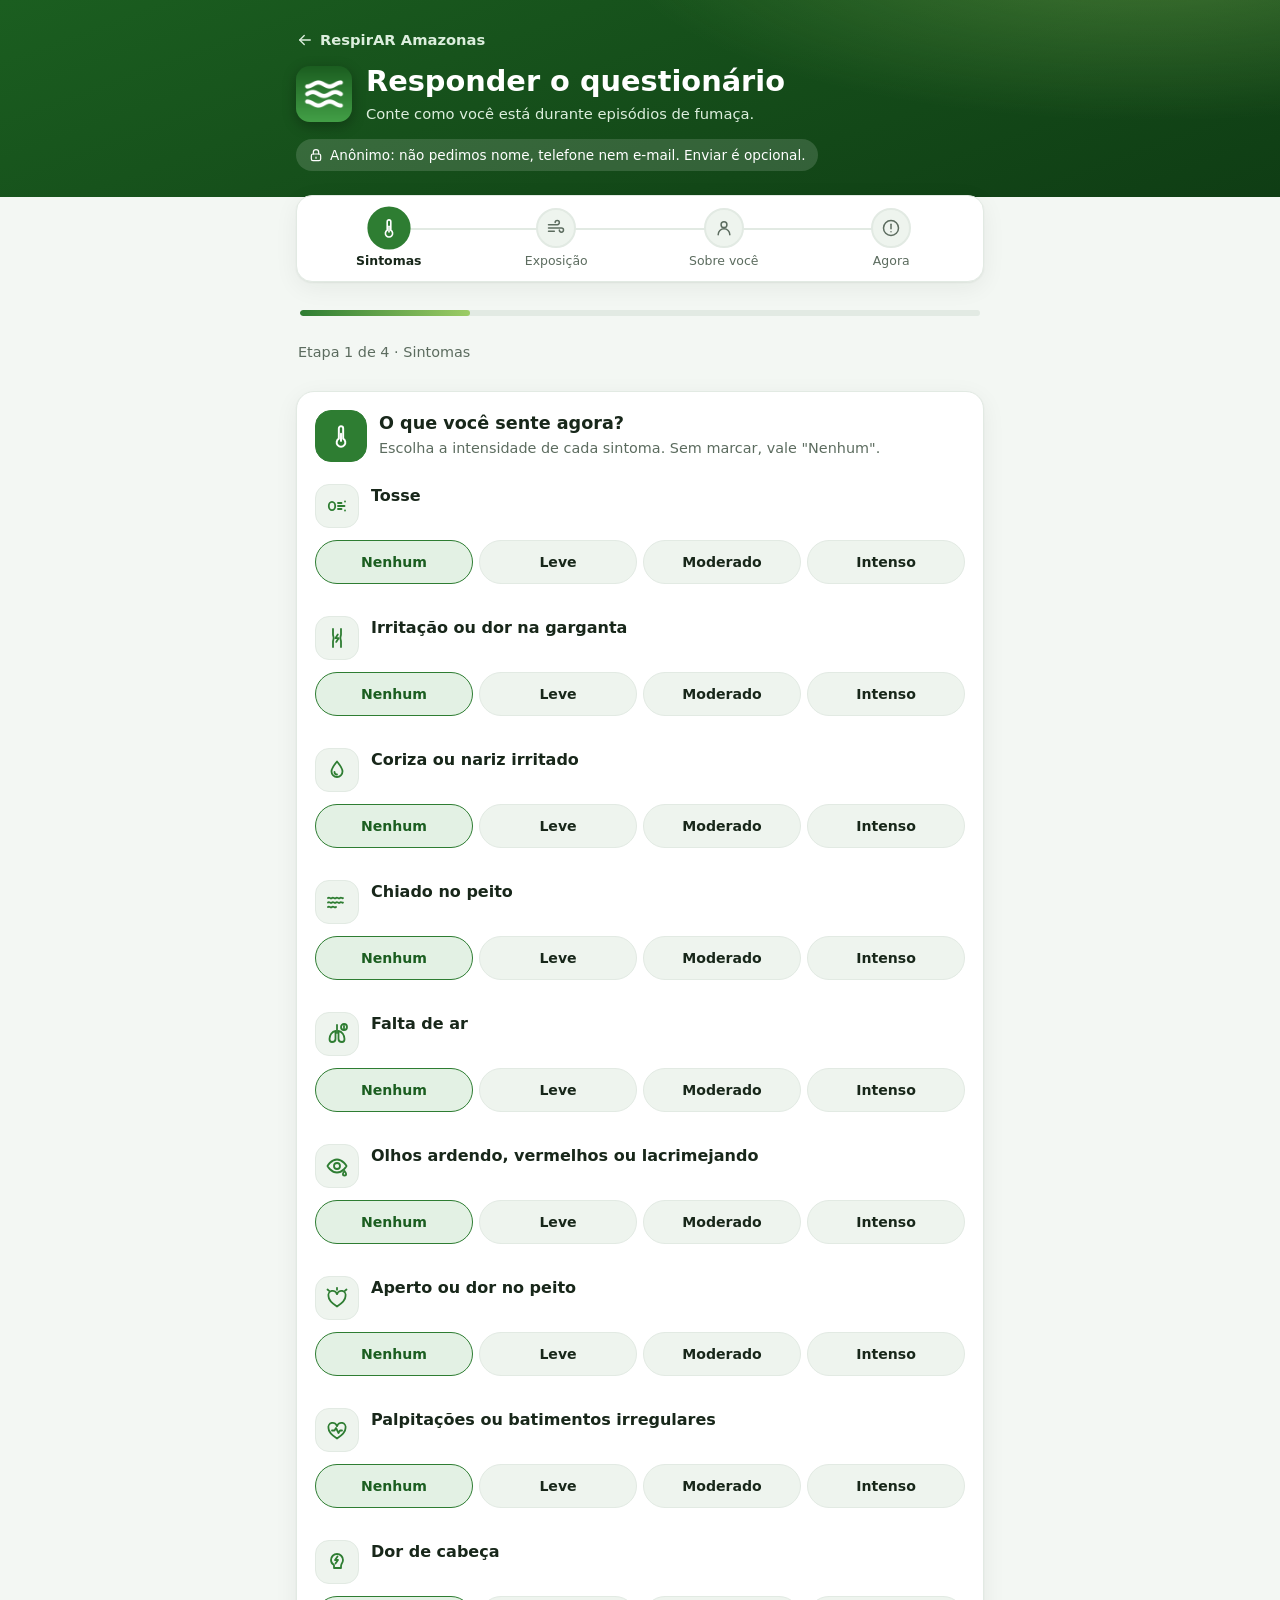
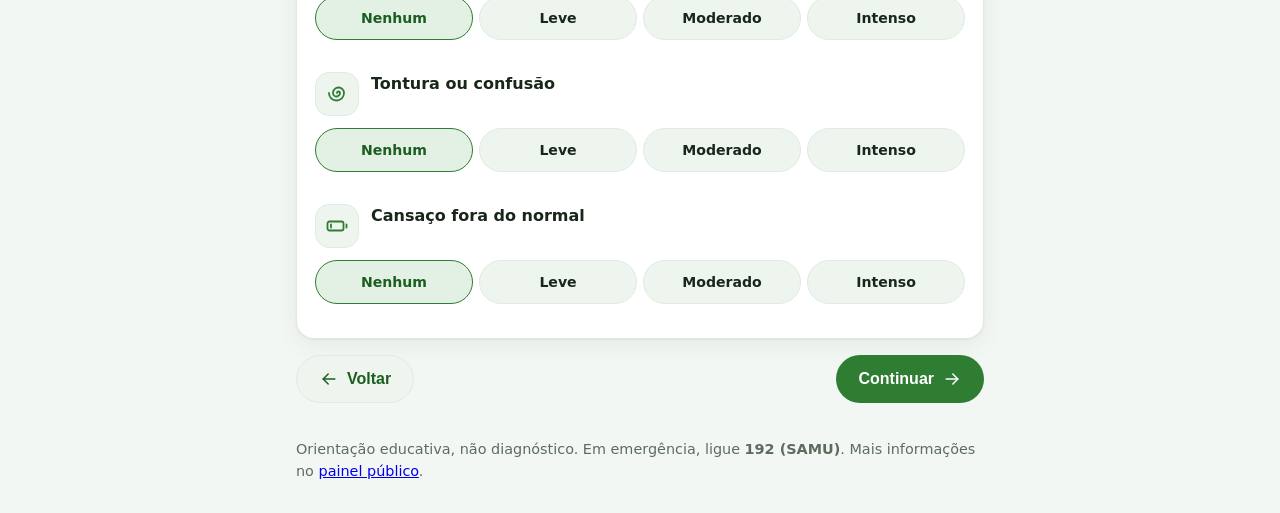
<file: docs/responder/index.html>
<!doctype html>
<html lang="pt-BR">
<head>
  <meta http-equiv="Content-Security-Policy" content="default-src 'self'; script-src 'self' https://www.gstatic.com; connect-src 'self' https://*.googleapis.com; style-src 'self' 'unsafe-inline'; img-src 'self' data:; base-uri 'none'">
  <meta charset="utf-8">
  <meta name="viewport" content="width=device-width, initial-scale=1">
  <title>Responder o questionário · RespirAR Amazonas</title>
  <meta name="description" content="Questionário sobre sintomas durante episódios de fumaça no Amazonas. Opcional, sem nome, telefone ou e-mail.">
  <meta name="theme-color" content="#1B5E20">
  <link rel="icon" href="../favicon.ico" sizes="any">
  <link rel="stylesheet" href="../assets/publico.css">
  <style>
    .resp-wrap { max-width: 720px; margin: 0 auto; padding: 16px; }
    svg.ico { display: block; flex: none; }

    /* topo */
    .resp-topo { background: radial-gradient(900px 300px at 90% -30%, rgba(156,204,101,.35), transparent 60%), linear-gradient(160deg, #1B5E20, #0F3D14); color: #fff; padding: 18px 0 26px; }
    .resp-topo .resp-wrap { padding-top: 0; padding-bottom: 0; }
    .resp-voltar { display: inline-flex; align-items: center; gap: 6px; color: #DCEEDD; text-decoration: none; font-weight: 600; font-size: .92rem; padding: 6px 0; min-height: 44px; }
    .resp-voltar:hover { color: #fff; }
    .resp-titulo { display: flex; align-items: center; gap: 14px; margin-top: 2px; }
    .resp-logo { width: 56px; height: 56px; border-radius: 14px; box-shadow: 0 4px 14px rgba(0,0,0,.3); flex: none; }
    .resp-titulo h1 { font-size: clamp(1.35rem, 4.5vw, 1.8rem); margin: 0; }
    .resp-titulo p { margin: 4px 0 0; color: #DCEEDD; font-size: .92rem; }
    .resp-anonimo { display: inline-flex; align-items: center; gap: 6px; margin-top: 14px; padding: 6px 12px; border-radius: 999px; background: rgba(255,255,255,.14); font-size: .85rem; }

    /* passos */
    .resp-passos { list-style: none; display: flex; margin: -18px 0 0; padding: 12px 8px 10px; background: var(--card); border: 1px solid var(--line); border-radius: 16px; box-shadow: var(--shadow); position: relative; }
    .resp-passos li { flex: 1; display: flex; flex-direction: column; align-items: center; gap: 4px; font-size: .78rem; color: var(--muted); text-align: center; position: relative; }
    .resp-passo-bolha { width: 40px; height: 40px; border-radius: 50%; display: grid; place-items: center; background: var(--soft); border: 2px solid var(--line); color: var(--muted); transition: background .25s, color .25s, border-color .25s, transform .25s; }
    .resp-passos li.atual { color: var(--ink); font-weight: 700; }
    .resp-passos li.atual .resp-passo-bolha { background: var(--brand); border-color: var(--brand); color: #fff; transform: scale(1.08); }
    .resp-passos li.feito .resp-passo-bolha { background: var(--soft); border-color: var(--brand); color: var(--brand); }
    .resp-passos li + li::before { content: ""; position: absolute; top: 20px; right: 50%; width: 100%; height: 2px; background: var(--line); z-index: 0; }
    .resp-passos li.feito::before, .resp-passos li.atual::before { background: var(--brand); }
    .resp-passo-bolha { position: relative; z-index: 1; }
    .resp-barra { height: 6px; border-radius: 999px; background: var(--line); margin: 12px 4px 0; overflow: hidden; }
    .resp-barra span { display: block; height: 100%; width: 0; background: linear-gradient(90deg, var(--brand), var(--accent)); border-radius: 999px; transition: width .35s ease; }
    .resp-progresso { color: var(--muted); font-size: .9rem; }
    #progresso { margin: 10px 2px 0; }

    /* cartões e perguntas */
    .resp-card { background: var(--card); border: 1px solid var(--line); border-radius: 18px; box-shadow: var(--shadow); padding: 18px; margin: 12px 0; }
    .resp-card h2 { font-size: 1.1rem; margin: 0; }
    .resp-card .ajuda { color: var(--muted); font-size: .9rem; margin: 4px 0 0; }
    .resp-intro { display: flex; gap: 12px; align-items: center; margin-bottom: 6px; }
    .resp-q { padding: 16px 0; border-top: 1px solid var(--line); }
    .resp-intro + .resp-q, .resp-card > .resp-q:first-child { border-top: 0; }
    .resp-q-cab { display: flex; gap: 12px; align-items: flex-start; margin-bottom: 12px; }
    .resp-q-cab > div { min-width: 0; padding-top: 2px; }
    .resp-q-cab h2, .resp-q-cab legend { font-size: 1rem; font-weight: 700; margin: 0; padding: 0; line-height: 1.3; }
    .resp-sintoma { border: 0; margin: 0; min-width: 0; }
    .resp-sintoma legend { float: left; width: 100%; }
    .resp-sintoma legend + * { clear: both; }
    .resp-ico { width: 44px; height: 44px; border-radius: 14px; display: grid; place-items: center; flex: none; background: var(--soft); color: var(--brand); border: 1px solid var(--line); }
    .resp-ico.grande { width: 52px; height: 52px; border-radius: 16px; background: var(--brand); border-color: var(--brand); color: #fff; }

    /* opções (rádio e caixa viram "pílulas"; o input fica acessível, só invisível) */
    .resp-linha { display: flex; flex-wrap: wrap; gap: 8px; }
    .resp-linha label { position: relative; cursor: pointer; display: inline-flex; }
    .resp-linha input { position: absolute; opacity: 0; width: 100%; height: 100%; margin: 0; cursor: pointer; }
    .resp-pilula { display: inline-flex; align-items: center; gap: 8px; border: 1.5px solid var(--line); border-radius: 999px; padding: 10px 16px; min-height: 44px; background: var(--soft); font-weight: 600; font-size: .95rem; transition: background .15s, border-color .15s, color .15s, transform .1s; }
    .resp-linha label:hover .resp-pilula { border-color: var(--brand); }
    .resp-linha label:active .resp-pilula { transform: scale(.97); }
    .resp-linha input:checked + .resp-pilula { background: var(--brand); border-color: var(--brand); color: #fff; }
    .resp-linha input:focus-visible + .resp-pilula { outline: 3px solid var(--accent); outline-offset: 2px; }
    .resp-linha input:checked + .resp-pilula::after { content: "\2713"; font-weight: 800; margin-left: 2px; }
    .resp-linha.sev input:checked + .resp-pilula::after { content: none; }
    .resp-linha.sev { display: grid; grid-template-columns: repeat(4, 1fr); gap: 6px; }
    .resp-linha.sev label { display: block; }
    .resp-linha.sev .resp-pilula { width: 100%; justify-content: center; padding: 10px 4px; font-size: .88rem; }
    .resp-linha.sev .g0 input:checked + .resp-pilula { background: #E3F1E4; border-color: #2E7D32; color: #1B5E20; }
    .resp-linha.sev .g1 input:checked + .resp-pilula { background: #9CCC65; border-color: #7CB342; color: #17260B; }
    .resp-linha.sev .g2 input:checked + .resp-pilula { background: #F2A93B; border-color: #D98E1F; color: #3A2600; }
    .resp-linha.sev .g3 input:checked + .resp-pilula { background: #D84315; border-color: #BF360C; color: #fff; }

    /* botões */
    .resp-acoes { display: flex; justify-content: space-between; gap: 8px; margin-top: 16px; flex-wrap: wrap; }
    .resp-btn { display: inline-flex; align-items: center; justify-content: center; gap: 8px; border: 0; border-radius: 999px; padding: 12px 22px; min-height: 48px; font-weight: 700; cursor: pointer; background: var(--brand); color: #fff; font-size: 1rem; text-decoration: none; transition: filter .15s, transform .1s; }
    .resp-btn:hover:not(:disabled) { filter: brightness(1.08); }
    .resp-btn:active:not(:disabled) { transform: scale(.98); }
    .resp-btn:focus-visible { outline: 3px solid var(--accent); outline-offset: 2px; }
    .resp-btn.sec { background: var(--soft); color: var(--brand-d); border: 1px solid var(--line); }
    .resp-btn:disabled { opacity: .5; cursor: not-allowed; }
    #navegacao #continuar { margin-left: auto; }

    /* resultado */
    .resp-nivel { display: flex; align-items: center; gap: 14px; border-radius: 16px; padding: 14px 16px; margin: 12px 0 4px; color: #fff; background: var(--low); }
    .resp-nivel .resp-ico { background: rgba(255,255,255,.2); border-color: rgba(255,255,255,.35); color: #fff; width: 52px; height: 52px; border-radius: 50%; }
    .resp-nivel strong { font-size: 1.05rem; line-height: 1.3; }
    .resp-nivel.nivel-low { background: #2E7D32; }
    .resp-nivel.nivel-moderate { background: #8A5A00; }
    .resp-nivel.nivel-high { background: #D84315; }
    .resp-nivel.nivel-emergency { background: #B71C1C; }
    .resp-nivel.nivel-emergency .resp-ico { animation: resp-pulso 1.8s ease-in-out infinite; }
    @keyframes resp-pulso { 50% { box-shadow: 0 0 0 8px rgba(255,255,255,.18); } }
    .resp-aviso { border-radius: 12px; padding: 12px 14px; margin: 10px 0; background: var(--soft); }
    .resp-aviso.emergencia { background: #FDECEA; color: #7F1D1D; border: 1px solid #F5C2C0; font-weight: 600; }
    .resp-samu { margin: 10px 0 0; }
    .resp-samu .resp-btn { background: #B71C1C; }

    /* consentimento */
    .resp-termo { max-height: 340px; overflow: auto; border: 1px solid var(--line); border-radius: 12px; padding: 12px; font-size: .92rem; }
    .resp-termo h3 { font-size: 1rem; margin: 14px 0 4px; }
    .resp-termo p { margin: 6px 0; }
    .resp-check { display: flex; gap: 10px; align-items: flex-start; margin: 10px 0; }
    .resp-check input { margin-top: 4px; width: 18px; height: 18px; accent-color: var(--brand); flex: none; }
    .resp-status { min-height: 1.4em; margin-top: 10px; font-weight: 600; }
    #concluido .resp-intro { margin: 0; }
    #mensagem-final { font-weight: 600; }

    @media (max-width: 480px) {
      .resp-wrap { padding: 12px; }
      .resp-passos li { font-size: .72rem; }
      .resp-passo-bolha { width: 36px; height: 36px; }
      .resp-passos li + li::before { top: 18px; }
      .resp-card { padding: 14px; }
      .resp-pilula { padding: 10px 14px; }
    }
    @media (prefers-reduced-motion: reduce) {
      .resp-nivel.nivel-emergency .resp-ico { animation: none; }
      .resp-barra span, .resp-passo-bolha { transition: none; }
    }
  </style>
</head>
<body>
  <header class="resp-topo">
    <div class="resp-wrap">
      <a class="resp-voltar" href="../" data-icone="seta_esq">RespirAR Amazonas</a>
      <div class="resp-titulo">
        <img class="resp-logo" src="../assets/logo.png" width="56" height="56" alt="">
        <div>
          <h1>Responder o questionário</h1>
          <p>Conte como você está durante episódios de fumaça.</p>
        </div>
      </div>
      <span class="resp-anonimo" data-icone="cadeado" data-tam="16">Anônimo: não pedimos nome, telefone nem e-mail. Enviar é opcional.</span>
    </div>
  </header>

  <main class="resp-wrap">
    <noscript>
      <div class="resp-aviso">Este questionário precisa de JavaScript ativado no navegador.</div>
    </noscript>

    <ol class="resp-passos" id="passos" aria-label="Etapas do questionário"></ol>
    <div class="resp-barra" aria-hidden="true"><span id="barra"></span></div>
    <p class="resp-progresso" id="progresso" aria-live="polite"></p>

    <!-- Etapas: o JavaScript (responder.js) preenche cada uma. A ordem é a do app. -->
    <form id="formulario" novalidate>
      <section class="resp-card" id="etapa-0" hidden></section>
      <section class="resp-card" id="etapa-1" hidden></section>
      <section class="resp-card" id="etapa-2" hidden></section>
      <section class="resp-card" id="etapa-3" hidden></section>

      <div class="resp-acoes" id="navegacao">
        <button type="button" class="resp-btn sec" id="voltar"></button>
        <button type="button" class="resp-btn" id="continuar"></button>
      </div>
    </form>

    <section class="resp-card" id="resultado" hidden aria-live="polite"></section>

    <section class="resp-card" id="consentimento" hidden>
      <div class="resp-intro"><span class="resp-ico grande" data-icone="cadeado" data-tam="26"></span><h2>Quer enviar estas respostas para o estudo?</h2></div>
      <p class="ajuda" id="resumo-termo"></p>
      <details>
        <summary>Ler o termo completo (versão <span id="versao-termo"></span>)</summary>
        <div class="resp-termo" id="texto-termo"></div>
      </details>

      <label class="resp-check">
        <input type="checkbox" id="aceite-termo">
        <span id="rotulo-caixa"></span>
      </label>
      <label class="resp-check">
        <input type="checkbox" id="aceite-localizacao">
        <span>Incluir minha localização aproximada (cerca de 1 km), se o navegador permitir. É opcional.</span>
      </label>

      <div class="resp-acoes">
        <button type="button" class="resp-btn sec" id="nao-enviar">Não enviar</button>
        <button type="button" class="resp-btn" id="enviar" data-icone="enviar" data-tam="20" disabled>Enviar respostas</button>
      </div>
      <p class="resp-status" id="status" role="status"></p>
    </section>

    <section class="resp-card" id="concluido" hidden>
      <div class="resp-intro"><span class="resp-ico grande" data-icone="ok" data-tam="26"></span><p id="mensagem-final" style="margin:0"></p></div>
    </section>

    <p class="resp-progresso" style="margin-top:20px">
      Orientação educativa, não diagnóstico. Em emergência, ligue <strong>192 (SAMU)</strong>.
      Mais informações no <a href="../">painel público</a>.
    </p>
  </main>

  <script src="../assets/firebase_web.js"></script>
  <script src="../assets/responder_termo.js"></script>
  <script src="../assets/responder_icones.js"></script>
  <script src="../assets/responder_logica.js"></script>
  <script src="../assets/responder.js"></script>
</body>
</html>
</file>
<file: docs/assets/publico.css>
:root{
  --bg:#F3F7F3; --card:#fff; --ink:#18271A; --muted:#5C6C5F; --line:#E2EAE3; --soft:#EEF4EE;
  --brand:#2E7D32; --brand-d:#1B5E20; --accent:#9CCC65;
  --leve:#9CCC65; --mod:#F2A93B; --int:#D84315;
  --low:#2E7D32; --moderate:#C98A12; --high:#E65100; --emergency:#B71C1C;
  --shadow:0 1px 2px rgba(20,40,24,.06),0 6px 24px rgba(20,40,24,.06);
}
@media (prefers-color-scheme: dark){
  :root{ --bg:#0F1511; --card:#17201A; --ink:#E7EFE8; --muted:#9DAEA0; --line:#25322A; --soft:#1D2A21;
    --brand:#66BB6A; --brand-d:#A5D6A7; --shadow:0 1px 2px rgba(0,0,0,.4),0 6px 24px rgba(0,0,0,.3); }
}
*{box-sizing:border-box}
html{scroll-behavior:smooth}
body{margin:0;background:var(--bg);color:var(--ink);font:16px/1.5 system-ui,-apple-system,"Segoe UI",Roboto,sans-serif;-webkit-text-size-adjust:100%}
.wrap{width:min(1180px,100% - 32px);margin-inline:auto}
h1,h2{margin:0;line-height:1.2}
h2{font-size:1.08rem}
.sub{margin:3px 0 0;color:var(--muted);font-size:.88rem}

/* topo */
.hero{background:radial-gradient(1200px 400px at 85% -20%,rgba(156,204,101,.35),transparent 60%),linear-gradient(160deg,#1B5E20,#0F3D14);color:#fff;padding:28px 0 22px;position:relative;overflow:hidden}
.hero::after{content:"";position:absolute;inset:auto -10% -60% -10%;height:80%;background:radial-gradient(closest-side,rgba(255,255,255,.12),transparent);filter:blur(10px);animation:fumaca 14s ease-in-out infinite alternate}
@keyframes fumaca{to{transform:translate(6%,-8%) scale(1.15)}}
.hero .wrap{position:relative;z-index:1}
.eyebrow{margin:0 0 6px;font-size:.78rem;letter-spacing:.12em;text-transform:uppercase;color:#CFE8D2}
.hero h1{font-size:clamp(1.7rem,4.5vw,2.6rem);font-weight:800;letter-spacing:.2px}
.hero h1 span{color:var(--accent)}
.hero h1 small{font-size:.38em;font-weight:600;letter-spacing:.18em;text-transform:uppercase;color:#CFE8D2;margin-left:.6em;white-space:nowrap}
.lead{max-width:62ch;margin:10px 0 18px;color:#E3F1E5}
.hero-bar{display:flex;flex-wrap:wrap;gap:12px 18px;align-items:center}

/* controles */
.seg{display:inline-flex;background:rgba(255,255,255,.14);border:1px solid rgba(255,255,255,.22);border-radius:999px;padding:3px}
.seg button{font:inherit;font-size:.9rem;font-weight:600;border:0;background:transparent;color:inherit;padding:7px 16px;border-radius:999px;cursor:pointer;min-height:36px}
.seg button.on{background:#fff;color:var(--brand-d)}
.seg button:focus-visible{outline:3px solid var(--accent);outline-offset:1px}
.seg.small{background:var(--soft);border-color:var(--line);color:var(--ink)}
.seg.small button{padding:6px 12px;font-size:.84rem}
.seg.small button.on{background:var(--brand);color:#fff}
.live{display:inline-flex;align-items:center;gap:8px;font-size:.88rem;color:#E3F1E5}
.live i{width:9px;height:9px;border-radius:50%;background:#FFB74D}
.live.ok i{background:#7CE27F;box-shadow:0 0 0 0 rgba(124,226,127,.7);animation:pulso 2s infinite}
.live.erro i{background:#EF5350}
@keyframes pulso{70%{box-shadow:0 0 0 9px rgba(124,226,127,0)}100%{box-shadow:0 0 0 0 rgba(124,226,127,0)}}

/* layout */
main{display:grid;gap:16px;padding:18px 0 8px;margin-top:-4px}
.card{background:var(--card);border:1px solid var(--line);border-radius:18px;padding:18px;box-shadow:var(--shadow);min-width:0}
.card-h{display:flex;justify-content:space-between;align-items:flex-start;gap:12px;flex-wrap:wrap;margin-bottom:6px}
.duo{display:grid;gap:16px;grid-template-columns:repeat(auto-fit,minmax(min(100%,420px),1fr))}
.trio{display:grid;gap:16px;grid-template-columns:repeat(auto-fit,minmax(min(100%,320px),1fr))}
.aviso{border-radius:16px;padding:14px 16px;background:#FFF4DB;color:#5B4200;border:1px solid #F2D58A}
@media (prefers-color-scheme: dark){.aviso{background:#3A2F10;color:#F4DFA6;border-color:#6B5516}}
.aviso b{display:block;margin-bottom:2px}
.prog{height:8px;border-radius:99px;background:rgba(0,0,0,.12);margin-top:10px;overflow:hidden}
.prog i{display:block;height:100%;background:var(--brand);border-radius:99px}

/* KPIs */
.kpis{display:grid;gap:12px;grid-template-columns:repeat(auto-fit,minmax(min(100%,230px),1fr))}
.kpi{background:var(--card);border:1px solid var(--line);border-radius:18px;padding:16px 18px;box-shadow:var(--shadow);position:relative;overflow:hidden}
.kpi::before{content:"";position:absolute;left:0;top:0;bottom:0;width:5px;background:var(--k,var(--brand))}
.kpi .l{font-size:.8rem;color:var(--muted);text-transform:uppercase;letter-spacing:.06em}
.kpi .v{font-size:2rem;font-weight:800;line-height:1.1;margin:4px 0 2px;font-variant-numeric:tabular-nums}
.kpi .v.txt{font-size:1.25rem;line-height:1.25;margin-top:8px}
.kpi .d{font-size:.85rem;color:var(--muted)}

/* ranking de sintomas */
.legenda{display:flex;flex-wrap:wrap;gap:6px 16px;font-size:.82rem;color:var(--muted);margin:6px 0 10px}
.legenda span{display:inline-flex;align-items:center;gap:6px}
.legenda i{width:12px;height:12px;border-radius:4px;display:inline-block}
.c-leve{background:var(--leve)}.c-mod{background:var(--mod)}.c-int{background:var(--int)}
.n-low{background:var(--low)}.n-moderate{background:var(--moderate)}.n-high{background:var(--high)}.n-emergency{background:var(--emergency)}
.legenda i[class^=n-]{border-radius:50%}
.rank{list-style:none;margin:0;padding:0;display:grid;gap:12px}
.rk{display:grid;grid-template-columns:30px 1fr auto;gap:2px 12px;align-items:center}
.rk .pos{grid-row:1 / span 2;width:30px;height:30px;border-radius:50%;display:grid;place-items:center;font-weight:800;font-size:.85rem;background:var(--soft);color:var(--muted)}
.rk.top .pos{background:var(--brand);color:#fff}
.rk .nome{font-weight:600;min-width:0;overflow-wrap:anywhere}
.rk .pct{font-weight:800;font-variant-numeric:tabular-nums;text-align:right}
.rk .pct small{display:block;font-weight:500;color:var(--muted);font-size:.74rem}
.rk .barra{grid-column:2 / span 2;height:12px;border-radius:99px;background:var(--soft);overflow:hidden;display:flex}
.rk .barra b{display:block;height:100%;width:0;transition:width .7s cubic-bezier(.2,.8,.2,1)}
.rk .barra .l{background:var(--leve)}.rk .barra .m{background:var(--mod)}.rk .barra .i{background:var(--int)}
.rk .det{grid-column:2 / span 2;font-size:.78rem;color:var(--muted)}

/* donut */
.donut-box{display:flex;gap:20px;align-items:center;flex-wrap:wrap;margin-top:8px}
.donut-box svg{width:170px;height:170px;flex:none}
.donut-box .centro-n{font-size:30px;font-weight:800;fill:var(--ink)}
.donut-box .centro-t{font-size:11px;fill:var(--muted)}
.dleg{list-style:none;margin:0;padding:0;display:grid;gap:8px;flex:1;min-width:160px}
.dleg li{display:flex;align-items:center;gap:8px;font-size:.92rem}
.dleg i{width:12px;height:12px;border-radius:50%;flex:none}
.dleg b{margin-left:auto;font-variant-numeric:tabular-nums}
.dleg em{font-style:normal;color:var(--muted);font-size:.8rem;min-width:3.2em;text-align:right}

/* série */
#serie svg{width:100%;height:auto;display:block;margin-top:8px}
#serie .eixo{fill:var(--muted);font-size:10px}
#serie .grade{stroke:var(--line);stroke-width:1}
#serie rect.b{fill:var(--brand);transition:opacity .15s}
#serie rect.b:hover{opacity:.7}

/* mapa */
#mapa{height:min(62vh,520px);min-height:320px;border-radius:14px;border:1px solid var(--line);overflow:hidden;margin-top:4px;background:var(--soft)}
.leaflet-container{font:inherit}

/* barras simples */
.mini{display:grid;gap:10px;margin-top:10px}
.mini .r{display:grid;gap:4px}
.mini .t{display:flex;justify-content:space-between;gap:10px;font-size:.88rem}
.mini .t span:last-child{font-variant-numeric:tabular-nums;color:var(--muted);white-space:nowrap}
.mini .bar{height:8px;border-radius:99px;background:var(--soft);overflow:hidden}
.mini .bar i{display:block;height:100%;background:var(--brand);border-radius:99px;transition:width .6s}
.mini h3{margin:10px 0 0;font-size:.82rem;text-transform:uppercase;letter-spacing:.06em;color:var(--muted)}
.vazio{margin:10px 0 0;padding:14px;border:1px dashed var(--line);border-radius:12px;color:var(--muted);font-size:.9rem;text-align:center}

.nota ul{margin:10px 0 0;padding-left:1.1em;display:grid;gap:6px;color:var(--muted);font-size:.92rem}
.nota strong{color:var(--ink)}
.foot{display:flex;justify-content:space-between;flex-wrap:wrap;gap:8px;padding:12px 0 28px;color:var(--muted);font-size:.85rem}
.foot a{color:var(--brand-d)}
[aria-busy=true] .card,[aria-busy=true] .kpi{opacity:.55}
@media (max-width:520px){ .card{padding:14px} .hero h1 small{display:block;margin:4px 0 0} .rk{grid-template-columns:26px 1fr auto} .rk .pos{width:26px;height:26px} }
@media (prefers-reduced-motion: reduce){ *{animation:none!important;transition:none!important} html{scroll-behavior:auto} }

/* focos de calor, bairros, desmatamento e desenvolvedores */
.card h3{margin:16px 0 6px;font-size:.95rem}
.card-h h3{margin:0}
.kpis-s{margin:14px 0}
#mapa-focos{height:360px;border-radius:14px;border:1px solid var(--line);margin:8px 0;z-index:0}
.tabela-box{overflow-x:auto}
.tabela{width:100%;border-collapse:collapse;font-size:.9rem}
.tabela th,.tabela td{padding:8px 10px;text-align:right;border-bottom:1px solid var(--line);white-space:nowrap}
.tabela th:first-child,.tabela td:first-child{text-align:left}
.tabela th{font-size:.78rem;letter-spacing:.02em;font-weight:600;color:var(--muted)}
.links{margin:10px 0 0;padding-left:18px}
.links li{margin:6px 0}
.links a{color:var(--brand-d)}
.devs{display:grid;grid-template-columns:repeat(auto-fit,minmax(280px,1fr));gap:14px;margin-top:14px}
.dev{display:flex;gap:16px;align-items:center;background:var(--soft);border-radius:16px;padding:14px}
.dev img{width:96px;height:96px;border-radius:50%;object-fit:cover;border:3px solid var(--card);box-shadow:var(--shadow)}
.dev b{display:block}
.dev span{display:block;color:var(--muted);font-size:.88rem;margin-bottom:4px}
.dev a{color:var(--brand-d);word-break:break-all}
.kpis-s{grid-template-columns:repeat(auto-fit,minmax(150px,1fr))}

/* ---------- 1.8.0: cabeçalho com download do app ---------- */
.hero-grid{display:grid;gap:22px 32px;grid-template-columns:minmax(0,1.5fr) minmax(260px,1fr);align-items:center}
.app-card{background:rgba(255,255,255,.12);border:1px solid rgba(255,255,255,.28);border-radius:18px;padding:16px 18px;backdrop-filter:blur(4px)}
.app-card h2{font-size:1rem;margin:0 0 10px;color:#fff}
.app-linha{display:flex;gap:14px;align-items:flex-start}
.app-linha .qr{background:#fff;border-radius:12px;padding:6px;flex:0 0 auto;line-height:0}
.app-linha .qr img{width:112px;height:112px;display:block}
.app-txt{min-width:0}
.btn{display:inline-block;background:#fff;color:var(--brand-d);font-weight:700;text-decoration:none;padding:10px 16px;border-radius:999px;min-height:44px;line-height:24px;box-sizing:border-box}
.btn:hover{background:var(--accent)}
.btn:focus-visible,.btn-s:focus-visible,.csv-item:focus-visible,.atualizar button:focus-visible{outline:3px solid var(--accent);outline-offset:2px}
.app-meta{margin:8px 0 4px;font-size:.84rem;color:#E3F1E5}
.app-nota,.app-nd{margin:6px 0;font-size:.8rem;color:#CFE8D2;line-height:1.4}
.app-card details{font-size:.8rem;color:#E3F1E5}
.app-card summary{cursor:pointer}
.hash{display:block;word-break:break-all;font-size:.72rem;margin-top:4px;background:rgba(0,0,0,.25);padding:6px;border-radius:8px}
@media (max-width:760px){.hero-grid{grid-template-columns:1fr}.app-linha{flex-direction:column;align-items:flex-start}}

/* ---------- CSV ---------- */
.csv-lista{display:grid;gap:10px;grid-template-columns:repeat(auto-fit,minmax(min(100%,230px),1fr));margin:12px 0}
.csv-item{display:flex;flex-direction:column;gap:3px;padding:12px 14px;border:1px solid var(--line);border-radius:14px;background:var(--soft);color:var(--ink);text-decoration:none}
.csv-item:hover{border-color:var(--brand)}
.csv-item span{font-size:.82rem;color:var(--muted)}
.csv-item em{font-style:normal;font-size:.82rem;font-weight:700;color:var(--brand-d)}

/* ---------- qualidade do ar ---------- */
.aqi{display:inline-block;min-width:2.6em;text-align:center;padding:2px 9px;border-radius:999px;color:#fff;font-weight:700;font-variant-numeric:tabular-nums}
.aqi.nd{background:var(--line);color:var(--muted);font-weight:500}
.legenda{display:flex;flex-wrap:wrap;gap:6px 16px;font-size:.82rem;color:var(--muted);margin:6px 0 10px}
.legenda i{display:inline-block;width:12px;height:12px;border-radius:50%;margin-right:6px;vertical-align:-1px}
#mapa-ar{height:min(55vh,460px);min-height:300px;border-radius:14px;border:1px solid var(--line);margin:8px 0;z-index:0;background:var(--soft)}
.btn-s{font:inherit;font-weight:600;border:1px solid var(--line);background:var(--soft);color:var(--ink);padding:8px 14px;border-radius:999px;cursor:pointer;min-height:40px}
.aviso[hidden]{display:none}

/* ---------- focos: horários ---------- */
.quando{display:grid;gap:10px;grid-template-columns:repeat(auto-fit,minmax(min(100%,240px),1fr));margin:10px 0}
.chip{background:var(--soft);border:1px solid var(--line);border-radius:14px;padding:10px 14px;display:flex;flex-direction:column;gap:2px}
.chip .cl{font-size:.74rem;text-transform:uppercase;letter-spacing:.05em;color:var(--muted)}
.chip .cd{font-size:.8rem;color:var(--muted)}

/* ---------- aviso de nova versão da página ---------- */
.atualizar{position:fixed;left:16px;right:16px;bottom:16px;max-width:460px;margin:0 auto;z-index:2000;display:flex;gap:12px;align-items:center;justify-content:space-between;background:var(--brand-d);color:#fff;border-radius:14px;padding:12px 16px;box-shadow:0 8px 30px rgba(0,0,0,.35)}
.atualizar button{font:inherit;font-weight:700;border:0;border-radius:999px;background:#fff;color:var(--brand-d);padding:8px 14px;cursor:pointer;min-height:40px}

/* ---------- logo no cabeçalho ---------- */
.marca{display:flex;align-items:center;gap:14px;margin:4px 0 8px}
.marca h1{margin:0}
.logo{width:64px;height:64px;border-radius:16px;flex:0 0 auto;box-shadow:0 4px 14px rgba(0,0,0,.3)}
@media (max-width:520px){.logo{width:52px;height:52px;border-radius:13px}}

/* Amazônia · camadas */
#mapa-amazonia{height:460px;border-radius:14px;border:1px solid var(--line);margin:8px 0;z-index:0}
.camadas{display:flex;flex-direction:column;gap:10px;margin:8px 0}
.camadas .grupo{display:flex;flex-wrap:wrap;gap:6px;align-items:center}
.camadas .grupo>b{font-size:.8rem;color:var(--muted,#5f6b66);min-width:100%}
.camadas button{font:inherit;font-size:.88rem;font-weight:600;border:1px solid var(--line);background:var(--soft);color:var(--ink);padding:7px 14px;border-radius:999px;cursor:pointer;min-height:36px}
.camadas button[aria-pressed="true"]{background:var(--brand-d);color:#fff;border-color:var(--brand-d)}
.camadas button:focus-visible{outline:3px solid var(--accent);outline-offset:1px}
@media (max-width:600px){#mapa-amazonia{height:380px}}

.progresso{margin:6px 0}
.prog-trilho{height:10px;background:var(--soft);border:1px solid var(--line);border-radius:999px;overflow:hidden}
.prog-barra{height:100%;width:0;background:var(--brand-d);transition:width .2s ease}
.progresso.pronto .prog-barra{background:#2e7d32}
.prog-texto{display:block;font-size:.82rem;margin-top:4px;color:var(--muted,#5f6b66)}
.camadas button:disabled{opacity:.45;cursor:not-allowed}
.leg-item{margin:8px 0;padding:8px 10px;border:1px solid var(--line);border-radius:10px;background:var(--soft)}
.leg-img{max-width:100%;height:auto;background:#fff;border-radius:6px;padding:4px;margin-top:4px}
@media (prefers-reduced-motion:reduce){.prog-barra{transition:none}}
.app-nota a{color:#fff;font-weight:600;text-decoration:underline}.app-meta code{font-size:.82em;word-break:break-all}
.ar-atualizacao{margin:6px 0 10px;font-weight:600;color:var(--ink)}

/* botão que leva ao questionário (só no modo estático; ver tool/gerar_pages.py) */
.responder-link{margin:0 0 16px}
.cta-questionario{display:inline-flex;align-items:center;gap:14px;max-width:100%;padding:10px 16px 10px 10px;border-radius:18px;background:#fff;color:#0F3D14;text-decoration:none;box-shadow:0 6px 20px rgba(0,0,0,.25);transition:transform .15s,box-shadow .15s}
.cta-questionario:hover{transform:translateY(-2px);box-shadow:0 10px 26px rgba(0,0,0,.3)}
.cta-questionario:focus-visible{outline:3px solid var(--accent);outline-offset:3px}
.cta-ico{width:48px;height:48px;border-radius:14px;display:grid;place-items:center;flex:none;background:linear-gradient(160deg,#2E7D32,#1B5E20);color:#fff}
.cta-svg{display:block}
.cta-txt{display:flex;flex-direction:column;min-width:0;line-height:1.25}
.cta-txt strong{font-size:1.02rem}
.cta-txt small{color:#4A5E4D;font-size:.8rem;margin-top:2px}
.cta-seta{display:grid;place-items:center;flex:none;color:#2E7D32;transition:transform .15s}
.cta-questionario:hover .cta-seta{transform:translateX(3px)}
@media (max-width:520px){.cta-questionario{display:flex;width:100%}.cta-txt{flex:1}}
@media (prefers-reduced-motion:reduce){.cta-questionario,.cta-seta{transition:none}}
</file>
